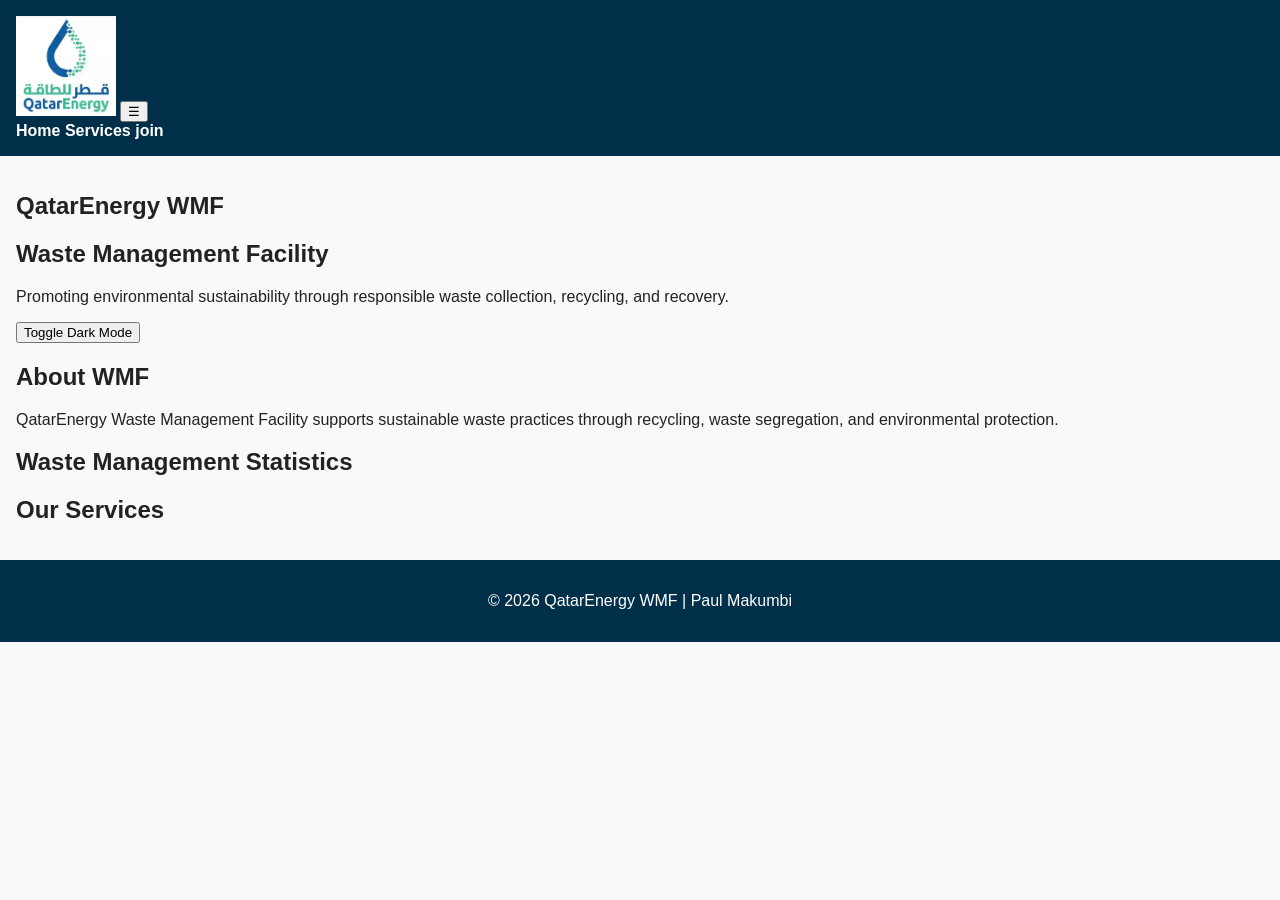
<file: final/index.html>
<!DOCTYPE html>
<html lang="en">

<head>
  <meta charset="UTF-8">
  <meta name="viewport" content="width=device-width, initial-scale=1.0">
  <meta name="description" content="QatarEnergy Waste Management Facility. Promoting environmental sustainability through responsible waste collection, recycling, and recovery.">
  <meta property="og:description"
    content="Join QATARENERGY WMF and support sustainable waste management practices. Explore membership benefits and opportunities to make a positive impact.">

  <meta property="og:url" content="https://paul256-mp.github.io/wdd231/final/">
  <meta property="og:image" content="https://paul256-mp.github.io/wdd231/final/images/qp.webp">
  <meta property="og:type" content="website">
  <meta property="og:title" content="QATARENERGY WMF Home Page">

  <link rel="icon" href="images/favicon.ico">
  <link rel="preconnect" href="https://fonts.googleapis.com">
  <link rel="preconnect" href="https://fonts.gstatic.com" crossorigin>
  <link href="https://fonts.googleapis.com/css2?family=Roboto:wght@300;400;700&display=swap" rel="stylesheet">


  <title> QATARENERGY WMF</title>

  
  <meta name="author" content="paul makumbi">

  
  <script defer src="scripts/join.js"></script>
  <link rel="stylesheet" href="styles/normalize.css">
  <link rel="stylesheet" href="styles/small.css">
  <link rel="stylesheet" href="styles/larger.css">
</head>
<body>

  <header>
    <img src="images/qp.webp" alt="qatar energy logo" class="logo" width="100" height="100">
    <button id="menuBtn">☰</button>

    <nav id="navMenu">
      <a href="index.html">Home</a>
      <a href="services.html">Services</a>
      <a href="join.html">join</a>
    </nav>
  </header>

  <main>

    <section class="hero">
      <h1>QatarEnergy WMF</h1>
      <h2>Waste Management Facility</h2>

      <p>
        Promoting environmental sustainability through
        responsible waste collection, recycling, and recovery.
      </p>

      <button id="themeBtn">
        Toggle Dark Mode
      </button>
    </section>

    <section>
      <h2>About WMF</h2>

      <p>
        QatarEnergy Waste Management Facility supports
        sustainable waste practices through recycling,
        waste segregation, and environmental protection.
      </p>
    </section>

    <section>
      <h2>Waste Management Statistics</h2>

      <div id="statsContainer" class="cards"></div>
    </section>

    <section>
      <h2>Our Services</h2>

      <div id="serviceContainer" class="cards"></div>
    </section>

    <dialog id="serviceModal">
      <div id="modalContent"></div>

      <button id="closeModal">
        Close
      </button>
    </dialog>

  </main>


  <footer>
    <p>&copy; 2026 QatarEnergy WMF | Paul Makumbi</p>
  </footer>

</body>

</html>
</file>
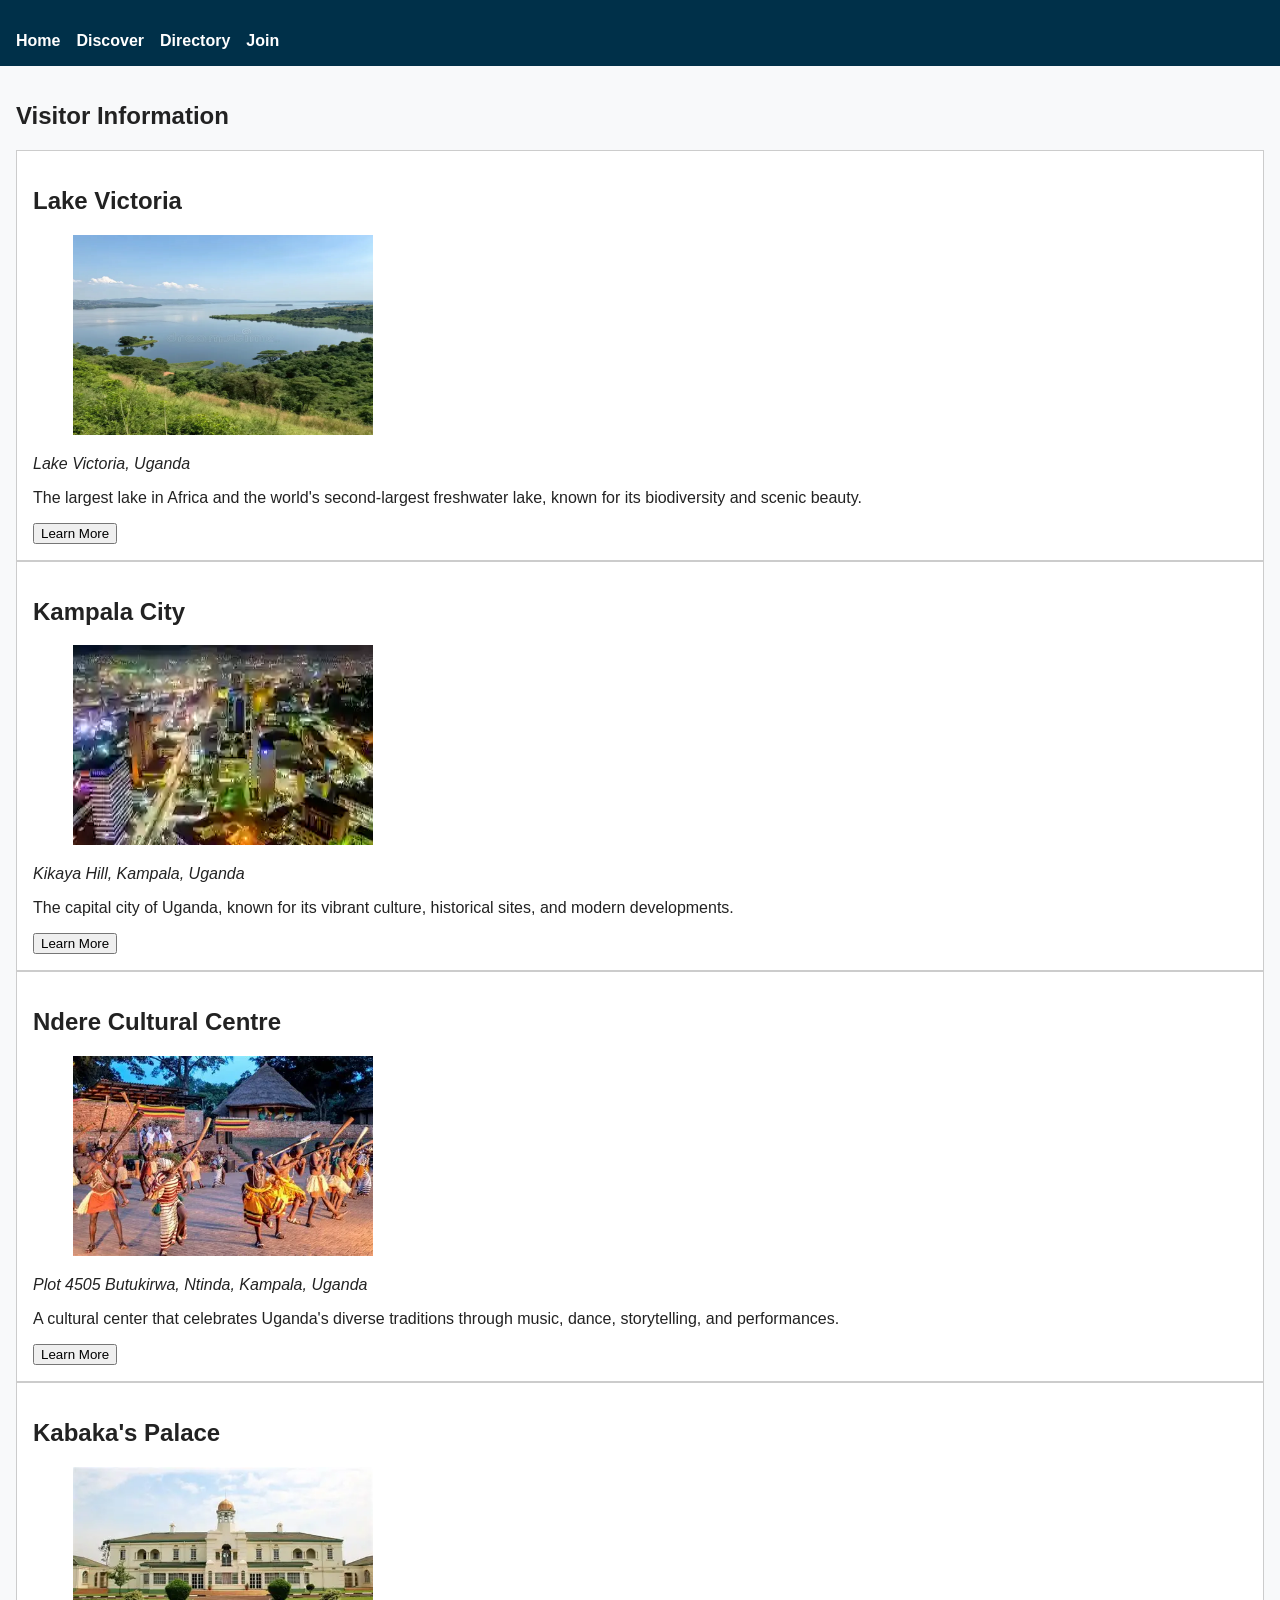
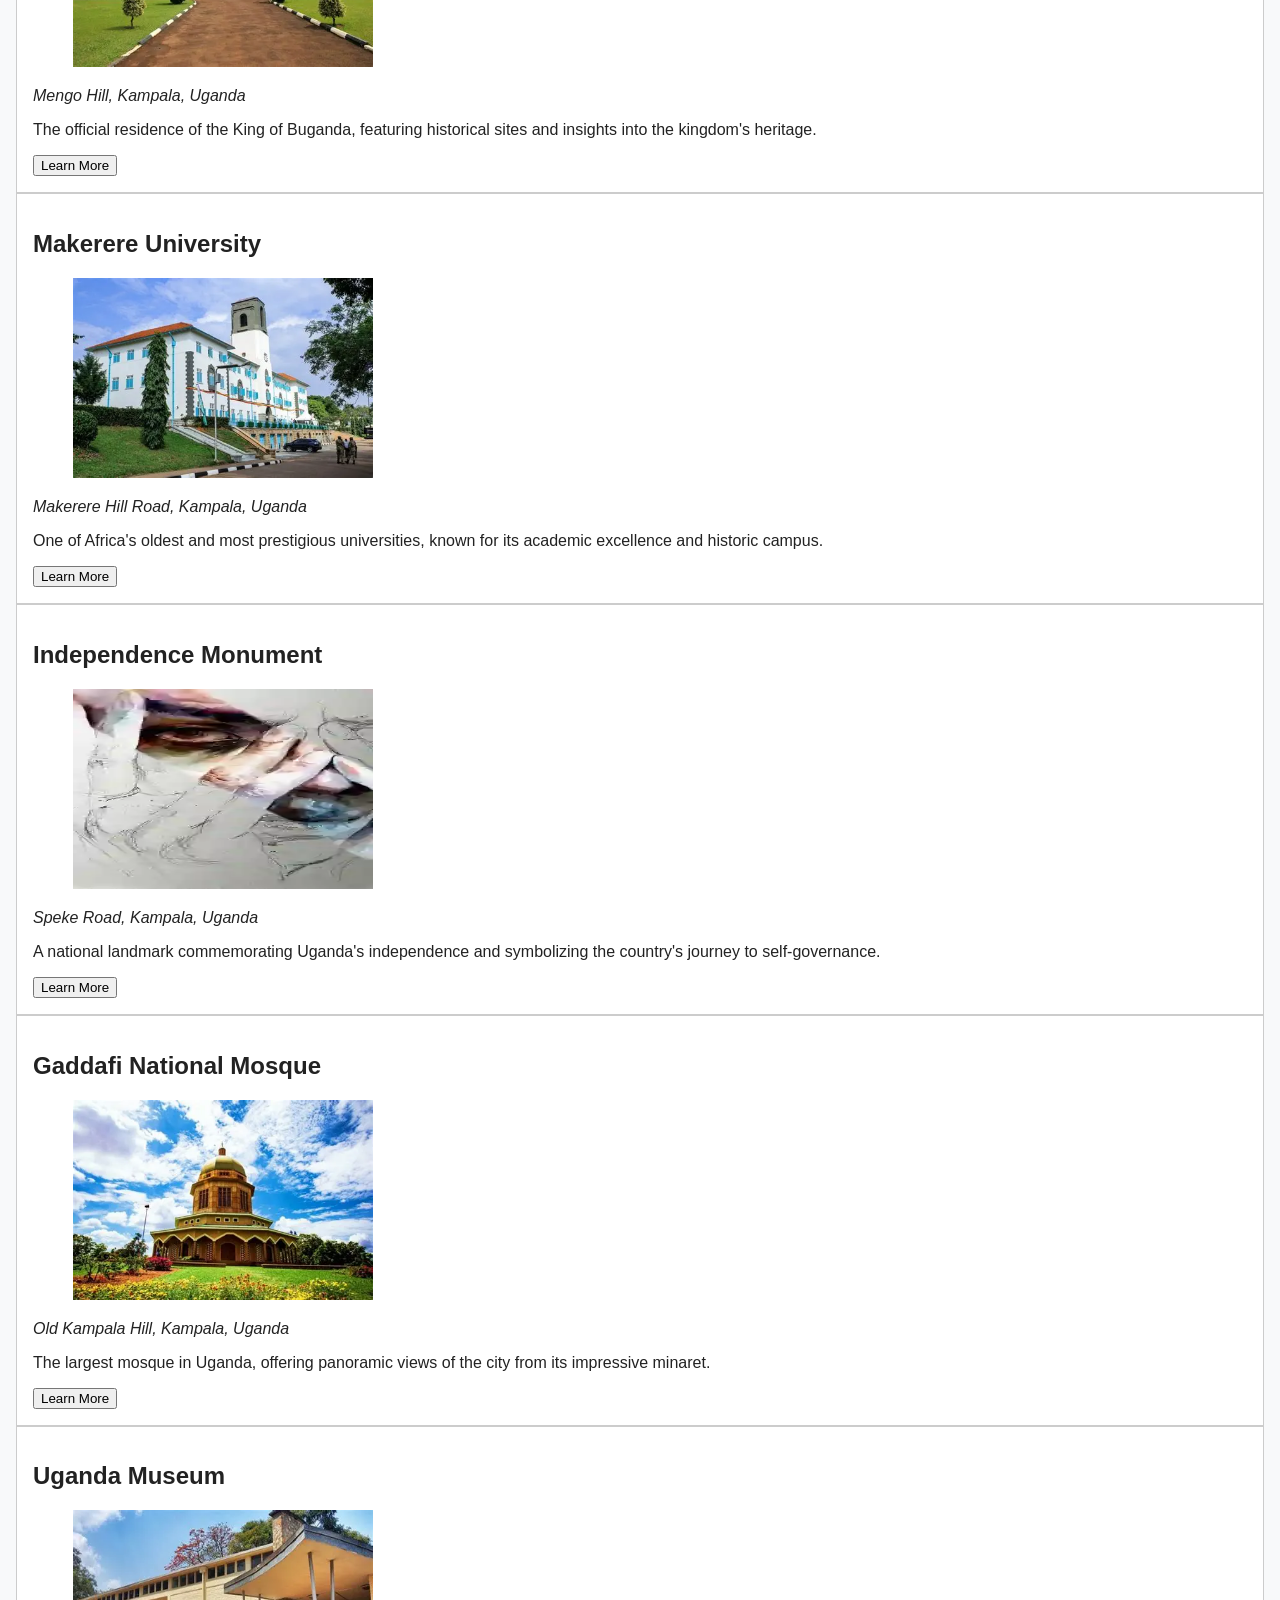
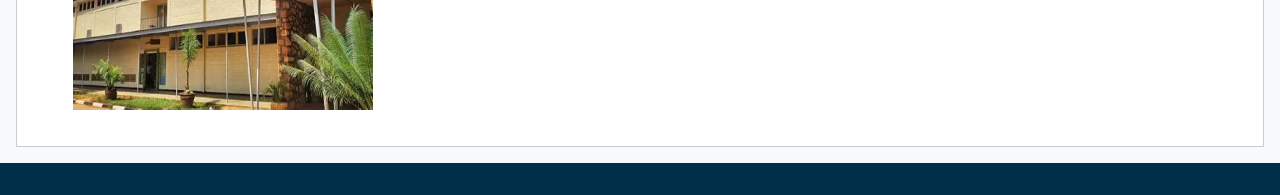
<file: chamber/discover.html>
<!DOCTYPE html>
<html lang="en">

<head>
  <meta charset="UTF-8">
  <meta name="viewport" content="width=device-width, initial-scale=1.0">

  <meta name="description" content="Business directory for the Kampala Chamber of Commerce.">
  <meta name="author" content="Paul Makumbi">

  <link rel="icon" href="favicon.ico">

  <!-- Facebook Meta Tags -->
  <meta property="og:title" content="Discover Kampala Chamber of Commerce">
  <meta property="og:description" content="Discover places in Uganda and business directory for the Kampala Chamber of Commerce.">

  <meta property="og:url" content="https://paul256-mp.github.io/chamber/directory.html">
  <meta property="og:image" content="https://paul256-mp.github.io/wdd231/images/paul.jpeg">
  <meta property="og:type" content="website">
  <title>Discover Kampala Chamber of Commerce</title>

  <link rel="preconnect" href="https://fonts.googleapis.com">
  <link rel="preconnect" href="https://fonts.gstatic.com" crossorigin>
  <link href="https://fonts.googleapis.com/css2?family=Roboto:wght@300;400;700&display=swap" rel="stylesheet">

  <link rel="stylesheet" href="styles/normalize.css">
  <link rel="stylesheet" href="styles/small.css">
  
  <link rel="stylesheet" href="styles/larger.css">

<script type="module" src="scripts/discover.js" ></script> 
</head>

<body>

  <header>


    <nav>
      <ul>
        <li><a href="index.html">Home</a></li>
        <li><a href="discover.html">Discover</a></li>
        <li><a href="directory.html">Directory</a></li>
        <li><a href="join.html">Join</a></li>
      </ul>
    </nav>
  </header>
  <main>
    <aside class="sidebar">
      <h1>Visitor Information</h1>
      <p id="visit-message"></p>
    </aside>
    
    <section id="cards-container" class="cards"></section>

    <article class="card">
      <h2>Uganda Museum</h2>
      <figure>
        <img src="images/uganda_musuem.webp" alt="Uganda Museum" loading="lazy" width="300" height="200">
      </figure>
      
    </article>
  </main>
  
  <footer>
    <!-- Your existing footer -->
  </footer>
  
  </body>
  
  </html>
</file>
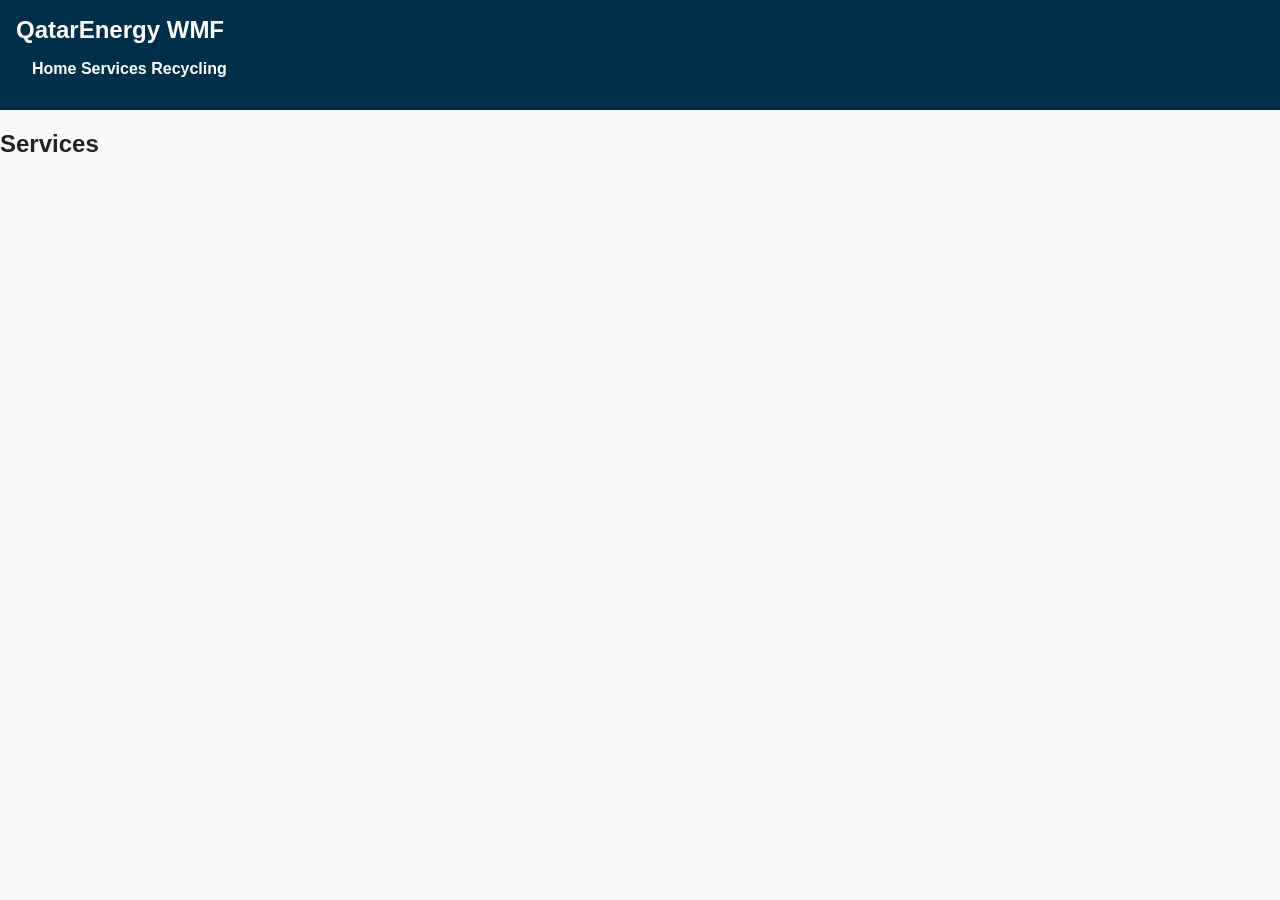
<file: chamber/services.html>
<!DOCTYPE html>
<html lang="en">

<head>
  <meta charset="UTF-8">
  <meta name="viewport" content="width=device-width, initial-scale=1.0">

  <title>QatarEnergy Waste Management Facility</title>

  <meta name="description"
    content="QatarEnergy Waste Management Facility supporting sustainable waste management and recycling.">

  <meta name="author" content="Paul Makumbi">

  <meta property="og:title" content="QatarEnergy Waste Management Facility">
  <meta property="og:description" content="Sustainable waste management and recycling solutions.">
  <meta property="og:type" content="website">

  <link rel="icon" href="favicon.ico">
  <link rel="stylesheet" href="styles/normalize.css">
  <link rel="stylesheet" href="styles/small.css">
  <link rel="stylesheet" href="styles/larger.css">

  <script type="module" src="scripts/main.js" defer></script>
</head>

<body>

  <header>
    <h1>QatarEnergy WMF</h1>
  

  <main>
    <nav>
      <a href="index.html">Home</a>
      <a href="services.html">Services</a>
      <a href="join.html">Recycling</a>
    </nav>
    </header>
    
    <h2>Services</h2>
    <div id="services"></div>
  </main>

</body>
</html>
</file>
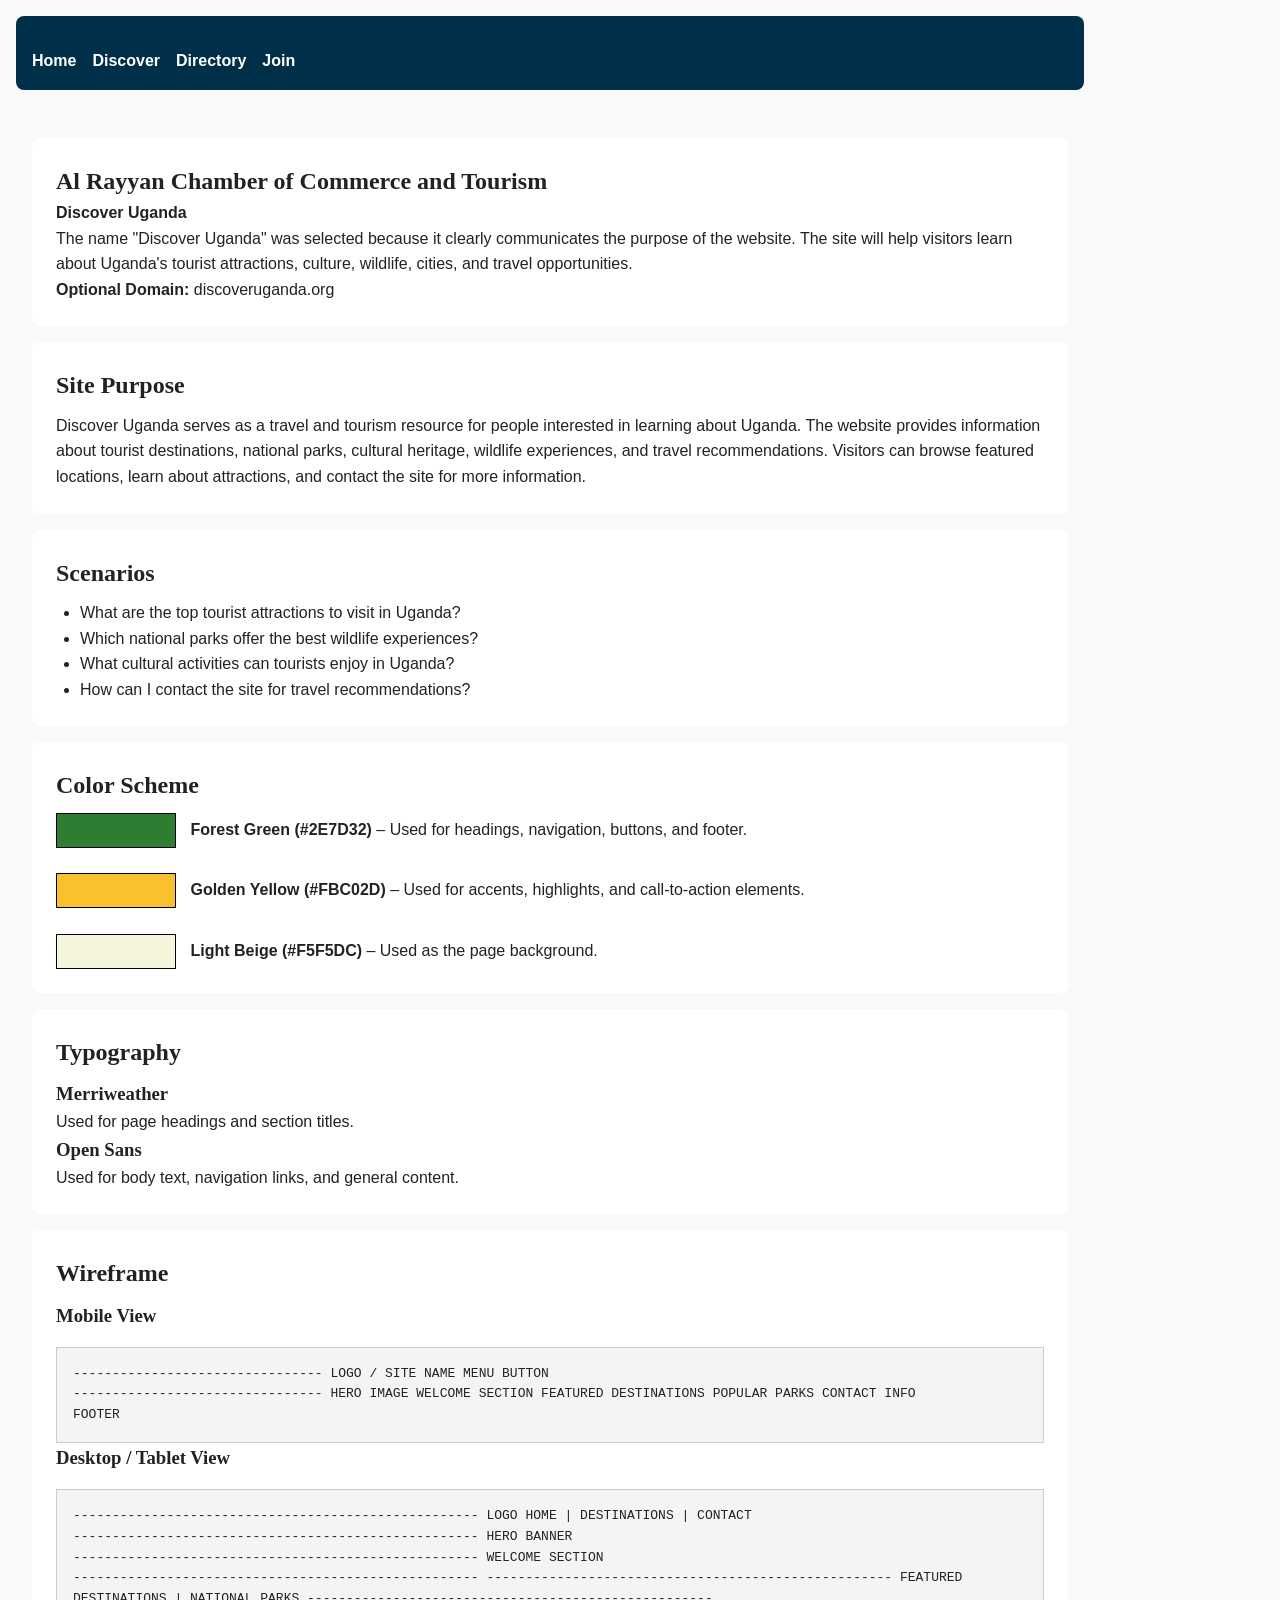
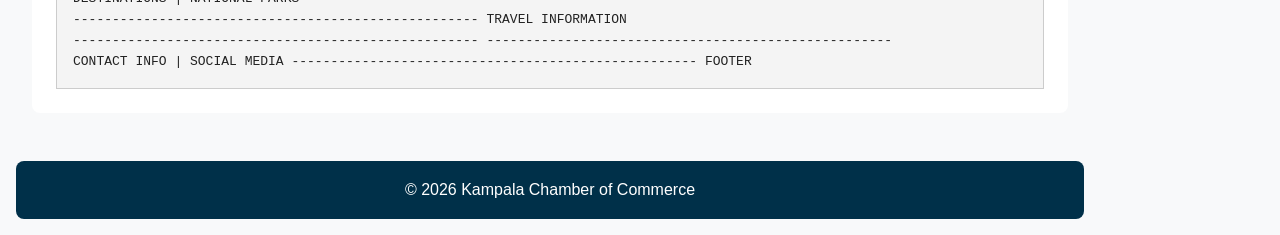
<file: chamber/site_plan.html>
<!DOCTYPE html>
<html lang="en">

<head>
  <meta charset="UTF-8">
  <meta name="viewport" content="width=device-width, initial-scale=1.0">

  <meta property="og:description" content="Explore businesses and organizations in Kampala Chamber of Commerce.">

  <meta property="og:url" content="https://paul256-mp.github.io/chamber/directory.html">
  <meta property="og:image" content="https://paul256-mp.github.io/wdd231/images/paul.jpeg">
  <meta property="og:type" content="website">
  <meta property="og:title" content="Al Rayyan Chamber of Commerce Home Page">

  <link rel="icon" href="images/favicon.ico">
  <link rel="preconnect" href="https://fonts.googleapis.com">
  <link rel="preconnect" href="https://fonts.gstatic.com" crossorigin>
  <link href="https://fonts.googleapis.com/css2?family=Roboto:wght@300;400;700&display=swap" rel="stylesheet">


  <title> kampala Chamber of Commerce</title>

  <meta name="description"
    content="Kampala Chamber of Commerce Home Page - Discover business events, weather updates, and company spotlights in Kampala">
  <meta name="author" content="paul makumbi">

  <link rel="stylesheet" href="styles/site_plan.css">
  <link rel="stylesheet" href="styles/small.css">
  <link rel="stylesheet" href="styles/larger.css">
  <script src="scripts/javascript.js" defer></script>
</head>

<body>

  <header>


    <nav>
      <ul>
        <li><a href="#">Home</a></li>
        <li><a href="#">Discover</a></li>
        <li><a href="#">Directory</a></li>
        <li><a href="#">Join</a></li>
      </ul>
    </nav>
  </header>

  <main>
    <section>
    <h1>Al Rayyan Chamber of Commerce and Tourism</h1>
      <p><strong>Discover Uganda</strong></p>
      <p> The name "Discover Uganda" was selected because it clearly communicates the purpose of the website. The site
        will help visitors learn about Uganda's tourist attractions, culture, wildlife, cities, and travel opportunities.
      </p>
      <p><strong>Optional Domain:</strong> discoveruganda.org</p>
    </section>
    <section>
      <h2>Site Purpose</h2>
      <p> Discover Uganda serves as a travel and tourism resource for people interested in learning about Uganda. The
        website provides information about tourist destinations, national parks, cultural heritage, wildlife experiences,
        and travel recommendations. Visitors can browse featured locations, learn about attractions, and contact the site
        for more information. </p>
    </section>
    <section>
      <h2>Scenarios</h2>
      <ul>
        <li>What are the top tourist attractions to visit in Uganda?</li>
        <li>Which national parks offer the best wildlife experiences?</li>
        <li>What cultural activities can tourists enjoy in Uganda?</li>
        <li>How can I contact the site for travel recommendations?</li>
      </ul>
    </section>
    <section>
      <h2>Color Scheme</h2>
      <p> <span class="color-box" style="background:#2E7D32;"></span> <strong>Forest Green (#2E7D32)</strong> – Used for
        headings, navigation, buttons, and footer. </p> <br>
      <p> <span class="color-box" style="background:#FBC02D;"></span> <strong>Golden Yellow (#FBC02D)</strong> – Used for
        accents, highlights, and call-to-action elements. </p> <br>
      <p> <span class="color-box" style="background:#F5F5DC;"></span> <strong>Light Beige (#F5F5DC)</strong> – Used as the
        page background. </p>
    </section>
    <section>
      <h2>Typography</h2>
      <h3>Merriweather</h3>
      <p>Used for page headings and section titles.</p>
      <h3>Open Sans</h3>
      <p>Used for body text, navigation links, and general content.</p>
    </section>
    <section>
      <h2>Wireframe</h2>
      <h3>Mobile View</h3>
      <div class="wireframe"> -------------------------------- LOGO / SITE NAME MENU BUTTON
        -------------------------------- HERO IMAGE WELCOME SECTION FEATURED DESTINATIONS POPULAR PARKS CONTACT INFO
        FOOTER </div>
      <h3>Desktop / Tablet View</h3>
      <div class="wireframe"> ---------------------------------------------------- LOGO HOME | DESTINATIONS | CONTACT
        ---------------------------------------------------- HERO BANNER
        ---------------------------------------------------- WELCOME SECTION
        ---------------------------------------------------- ---------------------------------------------------- FEATURED
        DESTINATIONS | NATIONAL PARKS ----------------------------------------------------
        ---------------------------------------------------- TRAVEL INFORMATION
        ---------------------------------------------------- ----------------------------------------------------
        CONTACT INFO | SOCIAL MEDIA ---------------------------------------------------- FOOTER </div>
    </section>
  </main>

  <footer>
    <p>&copy; 2026 Kampala Chamber of Commerce</p>
  </footer>

</body>

</html>
</file>
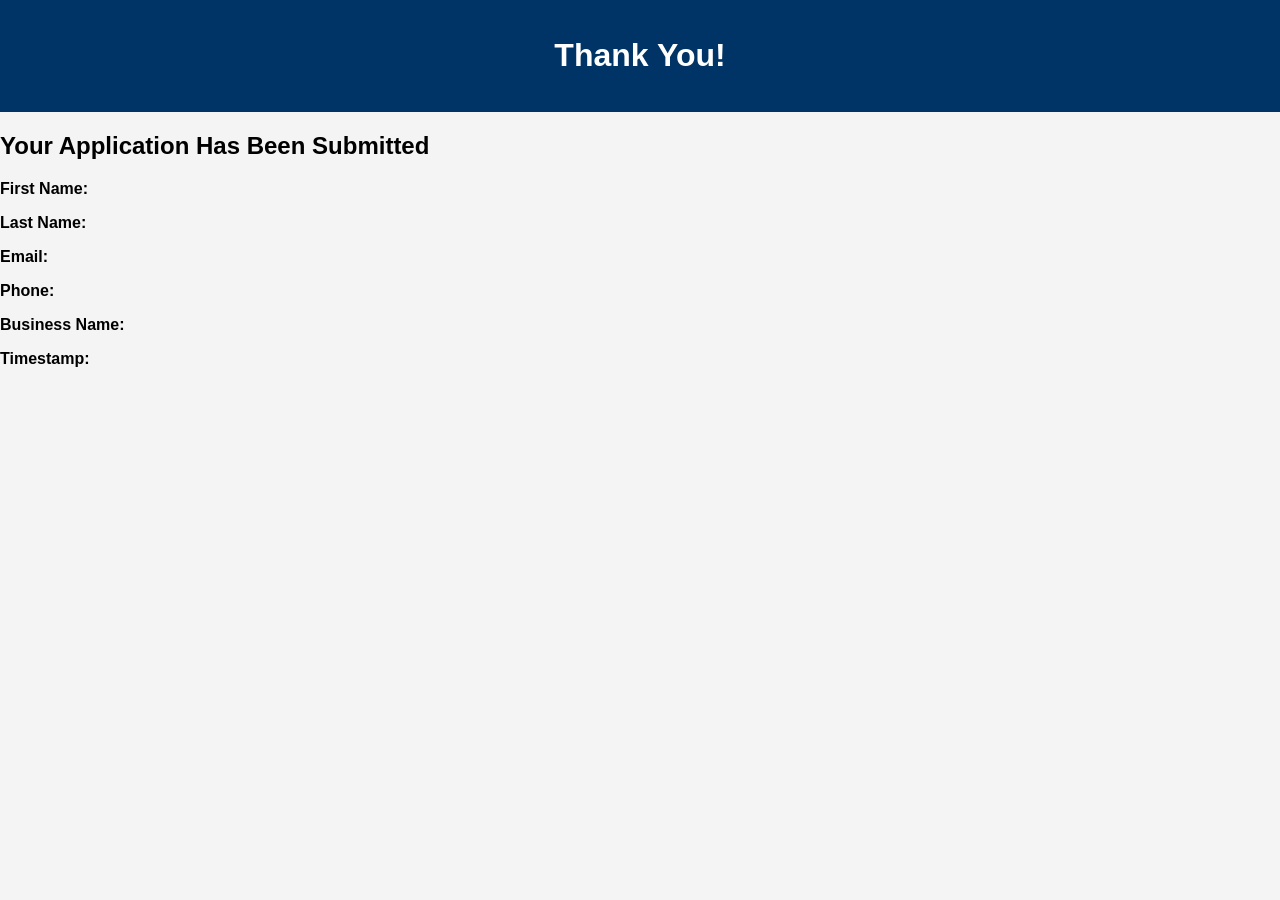
<file: chamber/thank_you.html>
<!DOCTYPE html>
<html lang="en">

<head>
  <meta charset="UTF-8">
  <meta name="viewport" content="width=device-width, initial-scale=1.0">
  <title>Thank You</title>

  <link rel="stylesheet" href="styles/join.css">
</head>

<body>

  <header>
    <h1>Thank You!</h1>
  </header>

  <main class="thankyou">

    <h2>Your Application Has Been Submitted</h2>

    <p><strong>First Name:</strong> <span id="fname"></span></p>

    <p><strong>Last Name:</strong> <span id="lname"></span></p>

    <p><strong>Email:</strong> <span id="email"></span></p>

    <p><strong>Phone:</strong> <span id="phone"></span></p>

    <p><strong>Business Name:</strong> <span id="business"></span></p>

    <p><strong>Timestamp:</strong> <span id="timestamp"></span></p>

  </main>

  <script>

    const params = new URLSearchParams(window.location.search);

    document.getElementById('fname').textContent = params.get('fname');

    document.getElementById('lname').textContent = params.get('lname');

    document.getElementById('email').textContent = params.get('email');

    document.getElementById('phone').textContent = params.get('phone');

    document.getElementById('business').textContent = params.get('business');

    document.getElementById('timestamp').textContent = params.get('timestamp');

  </script>

</body>

</html>
</file>
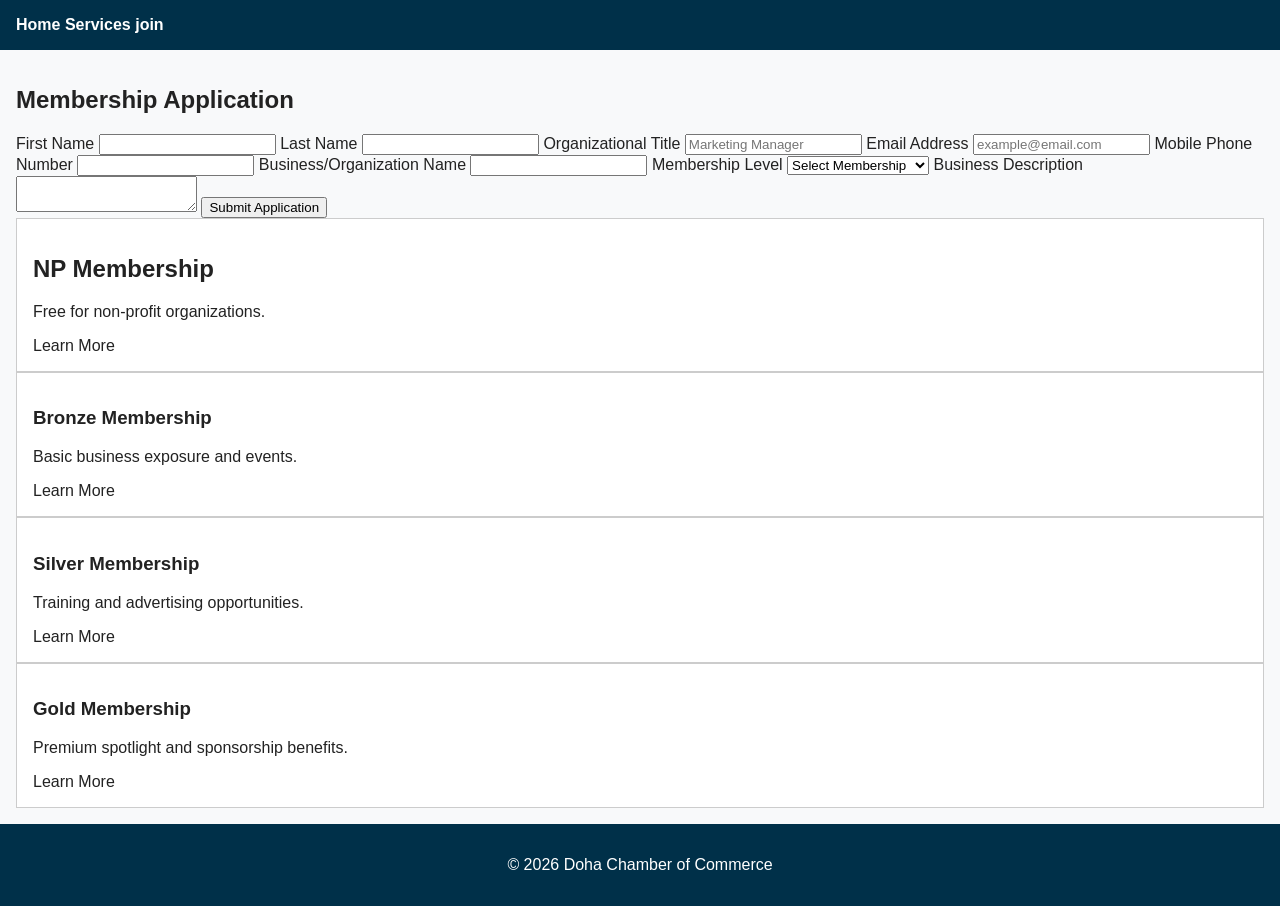
<file: final/join.html>
<!DOCTYPE html>
<html lang="en">

<head>
  <meta charset="UTF-8">
  <meta name="viewport" content="width=device-width, initial-scale=1.0">

  <meta property="og:description" content="Join QATARENERGY WMF and support sustainable waste management practices. Explore membership benefits and opportunities to make a positive impact.">

  <meta property="og:url" content="https://paul256-mp.github.io/wdd231/final/">
  <meta property="og:image" content="https://paul256-mp.github.io/wdd231/final/images/qp.webp">
  <meta property="og:type" content="website">
  <meta property="og:title" content="QATARENERGY WMF Home Page">

  <link rel="icon" href="images/favicon.ico">
  <link rel="preconnect" href="https://fonts.googleapis.com">
  <link rel="preconnect" href="https://fonts.gstatic.com" crossorigin>
  <link href="https://fonts.googleapis.com/css2?family=Roboto:wght@300;400;700&display=swap" rel="stylesheet">


  <title> QATARENERGY WMF</title>

  <meta name="description"
    content="QatarEnergy Waste Management Facility. Promoting environmental sustainability through responsible waste collection, recycling, and recovery.">
  <meta name="author" content="paul makumbi">
  
  
  <script defer src="scripts/join.js"></script>
  <link rel="stylesheet" href="styles/normalize.css">
  <link rel="stylesheet" href="styles/small.css">
  <link rel="stylesheet" href="styles/larger.css">
</head>


<body>
  <header>
    <nav id="navMenu">
      <a href="index.html">Home</a>
      <a href="services.html">Services</a>
      
      <a href="join.html">join</a>
    </nav>
  </header>

  <main class="join-page">

    <section class="form-section">

      <h1>Membership Application</h1>

      <form method="get" action="thankyou.html">

        <label>
          First Name
          <input type="text" name="fname" title="Enter your first name" autocomplete="given-name" required>
        </label>

        <label>
          Last Name
          <input type="text" name="lname" title="Enter your last name" autocomplete="family-name" required>
        </label>

        <label>
          Organizational Title
          <input type="text" name="orgtitle" title="Enter your organizational title" autocomplete="organization-title"
            pattern="[A-Za-z\s\-]{7,}" placeholder="Marketing Manager">
        </label>

        <label>
          Email Address
          <input type="email" name="email" title="Enter your email address" autocomplete="email"
            placeholder="example@email.com" required>
        </label>

        <label>
          Mobile Phone Number
          <input type="tel" name="phone" title="Enter your mobile phone number" autocomplete="tel" required>
        </label>

        <label>
          Business/Organization Name
          <input type="text" name="business" title="Enter your business name" autocomplete="organization" required>
        </label>

        <label>
          Membership Level
          <select name="membership" required>
            <option value="">Select Membership</option>
            <option value="np">NP Membership</option>
            <option value="bronze">Bronze Membership</option>
            <option value="silver">Silver Membership</option>
            <option value="gold">Gold Membership</option>
          </select>
        </label>

        <label>
          Business Description
          <textarea name="description" title="Describe your organization"></textarea>
        </label>

        <input type="hidden" name="timestamp" id="timestamp">

        <input type="submit" value="Submit Application">

      </form>

    </section>

    <aside class="membership-cards">

      <div class="card">
        <h2>NP Membership</h2>
        <p>Free for non-profit organizations.</p>
       
          Learn More
       
      </div>

      <div class="card">
        <h3>Bronze Membership</h3>
        <p>Basic business exposure and events.</p>
       
          Learn More
       
      </div>

      <div class="card">
        <h3>Silver Membership</h3>
        <p>Training and advertising opportunities.</p>
        
          Learn More
       
      </div>

      <div class="card">
        <h3>Gold Membership</h3>
        <p>Premium spotlight and sponsorship benefits.</p>
       
          Learn More
      
      </div>

    </aside>

  <!-- NP Modal -->
  <dialog id="npModal">
    <h3>NP Membership Benefits</h3>
    <p>Free membership, event access, and directory listing.</p>
   
  </dialog>

  <!-- Bronze Modal -->
  <dialog id="bronzeModal">
    <h3>Bronze Membership Benefits</h3>
    <p>Networking events and basic advertising opportunities.</p>
    
  </dialog>

  <!-- Silver Modal -->
  <dialog id="silverModal">
    <h3>Silver Membership Benefits</h3>
    <p>Training programs, discounts, and featured listings.</p>
    
  </dialog>

  <!-- Gold Modal -->
  <dialog id="goldModal">
    <h3>Gold Membership Benefits</h3>
    <p>Premium homepage spotlight, sponsorships, and promotions.</p>
    
  </dialog>
</main>
  <footer>
    <p>&copy; 2026 Doha Chamber of Commerce</p>
  </footer>

</body>

</html>
</file>
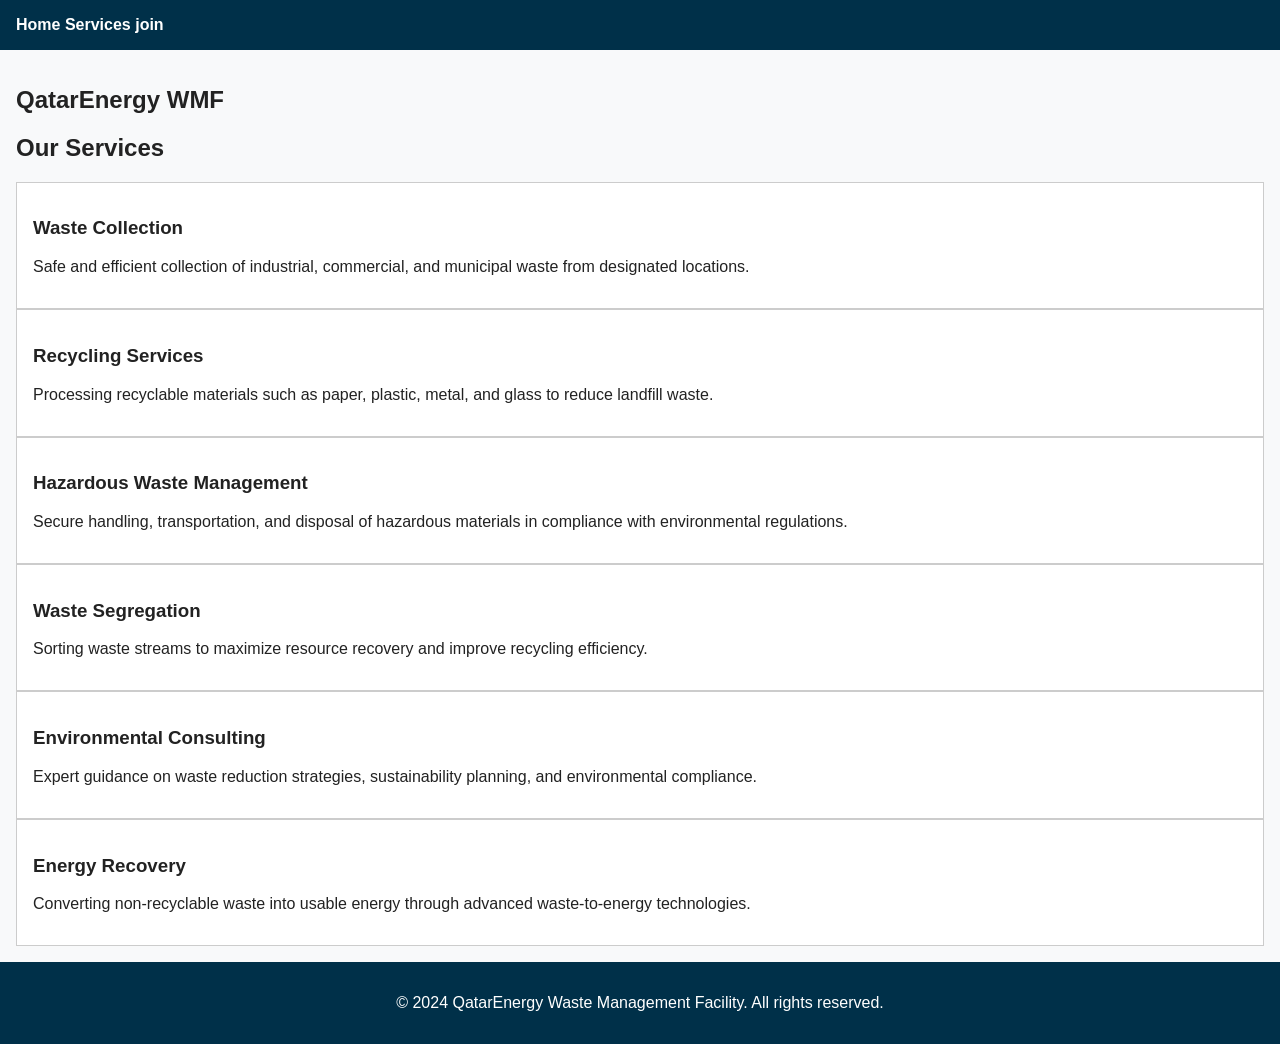
<file: final/services.html>
<!DOCTYPE html>
<html lang="en">

<head>
  <meta charset="UTF-8">
  <meta name="viewport" content="width=device-width, initial-scale=1.0">
  <meta name="description" content="QatarEnergy Waste Management Facility. Promoting environmental sustainability through responsible waste collection, recycling, and recovery.">

  <meta property="og:description"
    content="Join QATARENERGY WMF and support sustainable waste management practices. Explore membership benefits and opportunities to make a positive impact.">

  <meta property="og:url" content="https://paul256-mp.github.io/wdd231/final/">
  <meta property="og:image" content="https://paul256-mp.github.io/wdd231/final/images/qp.webp">
  <meta property="og:type" content="website">
  <meta property="og:title" content="QATARENERGY WMF Home Page">

  <link rel="icon" href="images/favicon.ico">
  <link rel="preconnect" href="https://fonts.googleapis.com">
  <link rel="preconnect" href="https://fonts.gstatic.com" crossorigin>
  <link href="https://fonts.googleapis.com/css2?family=Roboto:wght@300;400;700&display=swap" rel="stylesheet">


  <title> QATARENERGY WMF</title>

  
  <meta name="author" content="paul makumbi">

  
  <script defer src="scripts/join.js"></script>
  <link rel="stylesheet" href="styles/normalize.css">
  <link rel="stylesheet" href="styles/small.css">
  <link rel="stylesheet" href="styles/larger.css">
</head>

<body>
  <header>
    
 
    <nav>
      <a href="index.html">Home</a>
      <a href="services.html">Services</a>
      <a href="join.html">join</a>
    </nav>
  </header>
  <main>
    <section>
      <h1>QatarEnergy WMF</h1>
      <h2>Our Services</h2>
    
      <div class="cards">
    
        <div class="card">
          <h3>Waste Collection</h3>
          <p>
            Safe and efficient collection of industrial, commercial,
            and municipal waste from designated locations.
          </p>
        </div>
    
        <div class="card">
          <h3>Recycling Services</h3>
          <p>
            Processing recyclable materials such as paper, plastic,
            metal, and glass to reduce landfill waste.
          </p>
        </div>
    
        <div class="card">
          <h3>Hazardous Waste Management</h3>
          <p>
            Secure handling, transportation, and disposal of hazardous
            materials in compliance with environmental regulations.
          </p>
        </div>
    
        <div class="card">
          <h3>Waste Segregation</h3>
          <p>
            Sorting waste streams to maximize resource recovery and
            improve recycling efficiency.
          </p>
        </div>
    
        <div class="card">
          <h3>Environmental Consulting</h3>
          <p>
            Expert guidance on waste reduction strategies,
            sustainability planning, and environmental compliance.
          </p>
        </div>
    
        <div class="card">
          <h3>Energy Recovery</h3>
          <p>
            Converting non-recyclable waste into usable energy through
            advanced waste-to-energy technologies.
          </p>
        </div>
      </div>  
    </section>
  </main>
  <footer>
    <p>&copy; 2024 QatarEnergy Waste Management Facility. All rights reserved.</p>
  </footer>
</body>
</html>
</file>
<file: final/styles/small.css>
/* small.css */

:root {
  --primary-color: #003049;
  --secondary-color: #d62828;
  --background-color: #f8f9fa;
  --text-color: #222222;
}

* {
  box-sizing: border-box;
}

body {
  margin: 0;
  font-family: Arial, sans-serif;
  background-color: var(--background-color);
  color: var(--text-color);
}

header {
  background-color: var(--primary-color);
  color: white;
  padding: 1rem;
}

header h1 {
  margin: 0;
  font-size: 1.5rem;
}

nav ul {
  list-style: none;
  
  padding: 0;
  margin: 1rem 0 0 0;
}

nav ul li {
  margin-bottom: 0.5rem;
  display: block;
}

nav a {
  text-decoration: none;
  color: white;
  font-weight: bold;
}

main {
  padding: 1rem;
}

footer {
  background-color: var(--primary-color);
  color: white;
  padding: 1rem;
  text-align: center;
}

#members {
  display: grid;
  grid-template-columns: 1fr;
  gap: 1rem;
}

.card {
  background-color: white;
  padding: 1rem;
  border: 1px solid #ccc;
}
</file>
<file: final/styles/larger.css>
/* larger.css */

@media screen and (min-width: 768px) {

  nav ul {
    display: flex;
    justify-content: space-evenly;
    gap: 2rem;
  }

  nav ul li {
    margin: 0;
  }

  #members {
    grid-template-columns: repeat(3, 1fr);
  }
}
</file>
<file: chamber/styles/small.css>
/* small.css */

:root {
  --primary-color: #003049;
  --secondary-color: #d62828;
  --background-color: #f8f9fa;
  --text-color: #222222;
}

* {
  box-sizing: border-box;
}

body {
  margin: 0;
  font-family: Arial, sans-serif;
  background-color: var(--background-color);
  color: var(--text-color);
}

header {
  background-color: var(--primary-color);
  color: white;
  padding: 1rem;
}

header h1 {
  margin: 0;
  font-size: 1.5rem;
}

nav ul {
  list-style: none;
  padding: 0;
  margin: 1rem 0 0 0;
}

nav ul li {
  margin-bottom: 0.5rem;
}

nav a {
  text-decoration: none;
  color: white;
  font-weight: bold;
}

main {
  padding: 1rem;
}

footer {
  background-color: var(--primary-color);
  color: white;
  padding: 1rem;
  text-align: center;
}

#members {
  display: grid;
  grid-template-columns: 1fr;
  gap: 1rem;
}

.card {
  background-color: white;
  padding: 1rem;
  border: 1px solid #ccc;
}
</file>
<file: chamber/styles/larger.css>
/* larger.css */

@media screen and (min-width: 768px) {

  nav ul {
    display: flex;
    gap: 1rem;
  }

  nav ul li {
    margin: 0;
  }

  #members {
    grid-template-columns: repeat(3, 1fr);
  }
}
</file>
<file: chamber/styles/site_plan.css>
ot {
  --primary: #2E7D32;
  --secondary: #FBC02D;
  --background: #F5F5DC;
}

* {
  margin: 0;
  padding: 0;
  box-sizing: border-box;
}

body {
  font-family: 'Open Sans', sans-serif;
  background-color: var(--background);
  color: #333;
  line-height: 1.6;
  max-width: 1100px;
  margin: 0 auto;
  padding: 1rem;
}

header {
  background-color: var(--primary);
  color: rgb(18, 28, 225);
  text-align: center;
  padding: 2rem;
  border-radius: 8px;
  margin-bottom: 1rem;
}

h1,
h2,
h3 {
  font-family: 'Merriweather', serif;
}

h2 {
  color: var(--primary);
  margin-bottom: .5rem;
}

section {
  background: white;
  margin: 1rem 0;
  padding: 1.5rem;
  border-left: 6px solid var(--secondary);
  border-radius: 8px;
}

ul {
  margin-left: 1.5rem;
}

.color-box {
  width: 120px;
  height: 35px;
  display: inline-block;
  border: 1px solid #000;
  margin-right: 10px;
  vertical-align: middle;
}

.wireframe {
  background: #f4f4f4;
  border: 1px solid #ccc;
  padding: 1rem;
  margin-top: 1rem;
  white-space: pre-line;
  font-family: monospace;
}

footer {
  text-align: center;
  background-color: var(--primary);
  color: white;
  padding: 1rem;
  border-radius: 8px;
  margin-top: 1rem;
}
</file>
<file: chamber/styles/join.css>
body {
  font-family: Arial, sans-serif;
  margin: 0;
  background: #f4f4f4;
}

header,
footer {
  background: #003366;
  color: white;
  text-align: center;
  padding: 1rem;
}

nav {
  background: #00509e;
  display: flex;
  justify-content: center;
  gap: 1rem;
  padding: 1rem;
}

nav a {
  color: white;
  text-decoration: none;
}

.join-page {
  display: grid;
  grid-template-columns: 1fr;
  gap: 2rem;
  padding: 2rem;
}

form {
  display: flex;
  flex-direction: column;
  gap: 1rem;
}

label {
  display: flex;
  flex-direction: column;
  font-weight: bold;
}

input,
select,
textarea {
  padding: 0.7rem;
  margin-top: 0.3rem;
}

.membership-cards {
  display: grid;
  gap: 1rem;
}

.card {
  background: white;
  padding: 1rem;
  border-radius: 10px;
  box-shadow: 0 0 10px rgba(0, 0, 0, 0.1);

  opacity: 0;
  transform: translateY(20px);
  animation: fadeUp 1s forwards;
}

.card:nth-child(2) {
  animation-delay: 0.3s;
}

.card:nth-child(3) {
  animation-delay: 0.6s;
}

.card:nth-child(4) {
  animation-delay: 0.9s;
}

@keyframes fadeUp {
  to {
    opacity: 1;
    transform: translateY(0);
  }
}

dialog {
  border: none;
  border-radius: 10px;
  padding: 2rem;
}

@media screen and (min-width: 768px) {

  .join-page {
    grid-template-columns: 2fr 1fr;
  }

}
</file>
